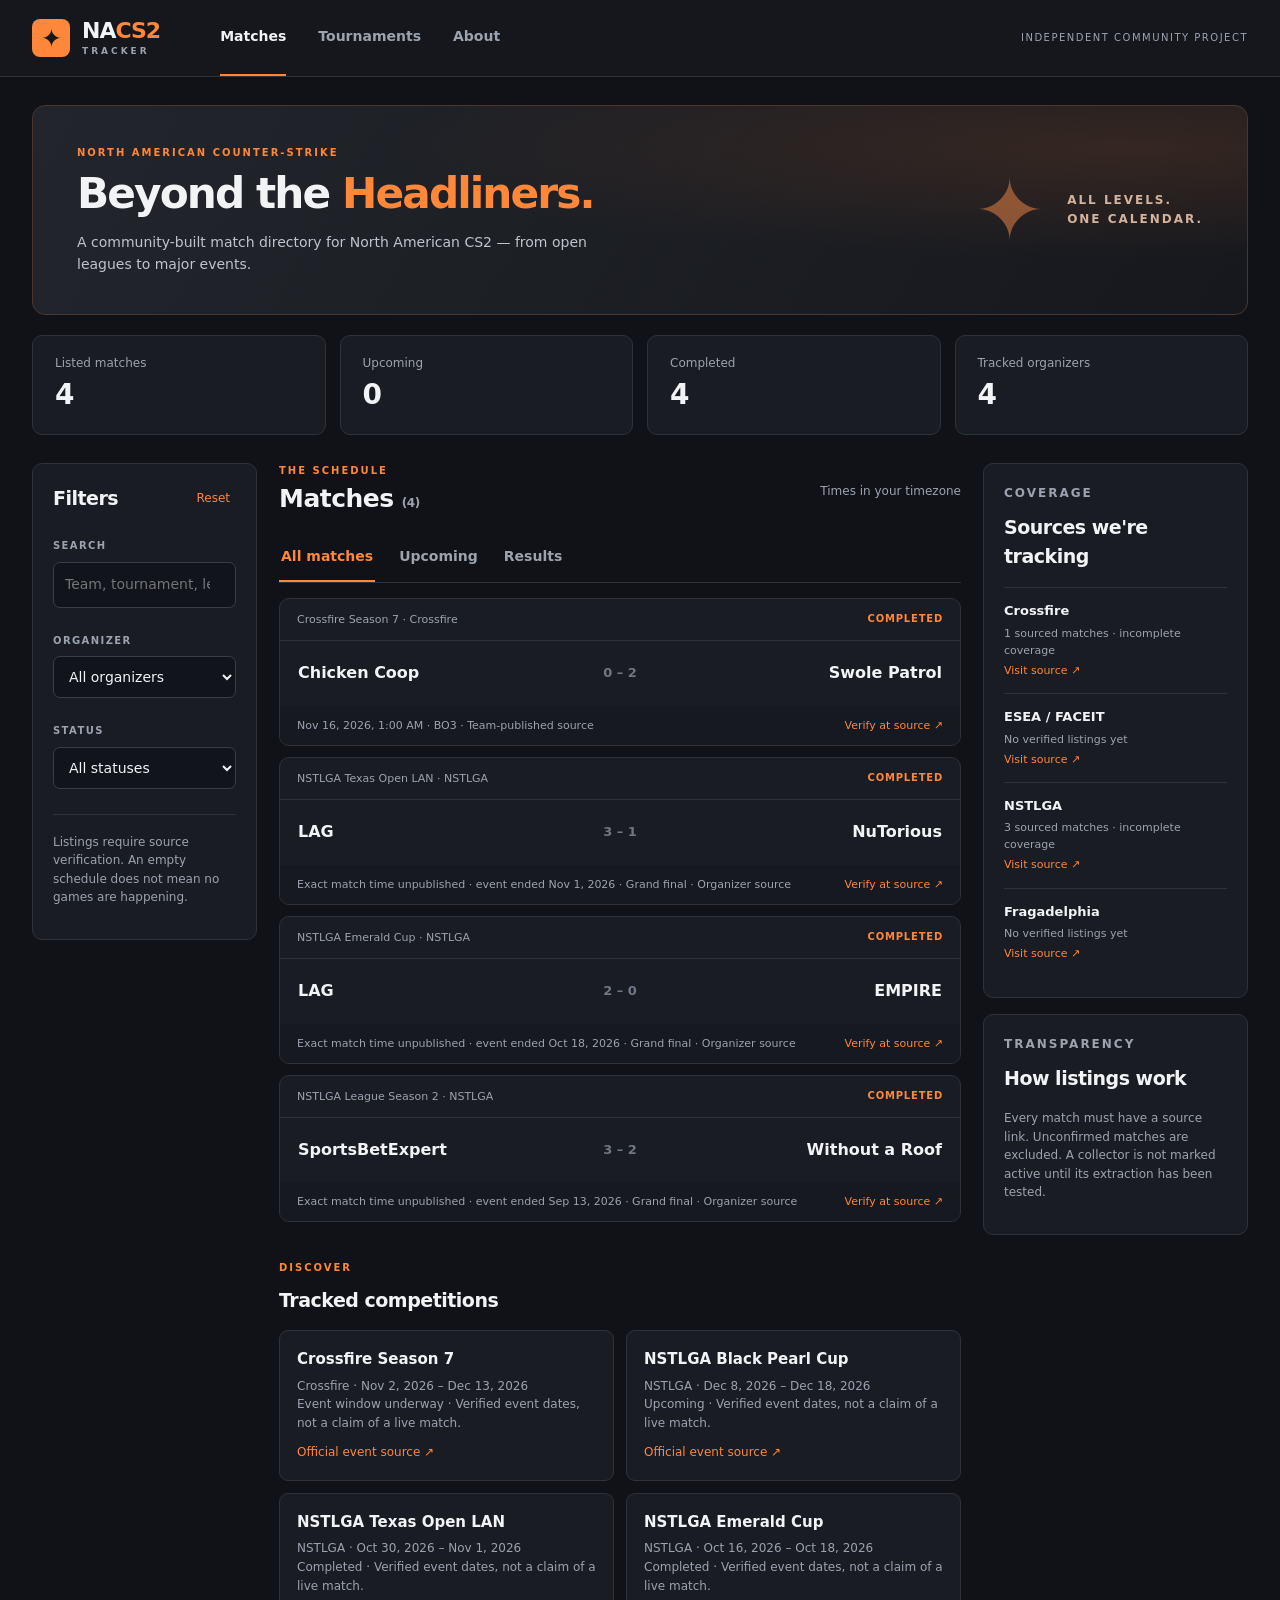
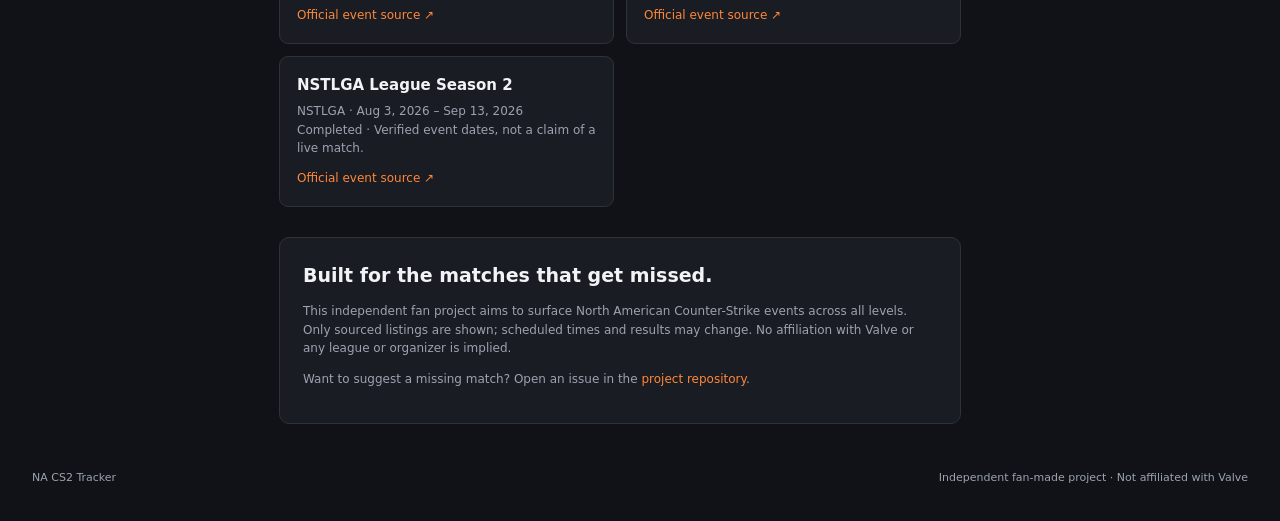
<file: index.html>
<!doctype html><html lang="en"><head><meta charset="utf-8"><meta name="viewport" content="width=device-width,initial-scale=1"><meta name="theme-color" content="#101217"><title>NA CS2 Tracker — Beyond the Headliners</title><link rel="stylesheet" href="style.css"></head><body><header class="top"><div class="shell nav"><a class="brand" href="#matches"><span class="mark">✦</span><span>NA<span class="accent">CS2</span><small>TRACKER</small></span></a><nav aria-label="Main navigation"><a href="#matches" class="active">Matches</a><a href="#events">Tournaments</a><a href="#about">About</a></nav><span class="independent">INDEPENDENT COMMUNITY PROJECT</span></div></header><main class="shell"><section class="hero"><div><p class="eyebrow">NORTH AMERICAN COUNTER-STRIKE</p><h1>Beyond the <em>Headliners.</em></h1><p class="intro">A community-built match directory for North American CS2 — from open leagues to major events.</p></div><div class="hero-aside"><span class="hero-icon">✦</span><span>ALL LEVELS.<br>ONE CALENDAR.</span></div></section><section class="summary" aria-label="Tracker statistics"><div><span>Listed matches</span><strong id="total">—</strong></div><div><span>Upcoming</span><strong id="upcoming">—</strong></div><div><span>Completed</span><strong id="completed">—</strong></div><div><span>Tracked organizers</span><strong id="organizers">—</strong></div></section><div class="layout"><aside class="filters panel"><div class="section-head"><h2>Filters</h2><button id="reset" class="quiet">Reset</button></div><label for="search">SEARCH</label><input id="search" type="search" placeholder="Team, tournament, league…"><label for="organizer">ORGANIZER</label><select id="organizer"><option value="">All organizers</option></select><label for="status">STATUS</label><select id="status"><option value="">All statuses</option><option value="scheduled">Scheduled</option><option value="live">Live (confirmed)</option><option value="completed">Completed</option></select><p class="aside-note">Listings require source verification. An empty schedule does not mean no games are happening.</p></aside><section class="content"><div id="matches" class="section-head main-head"><div><p class="eyebrow">THE SCHEDULE</p><h2>Matches <span class="muted" id="shown"></span></h2></div><span class="timezone" id="timezone">Times in your timezone</span></div><div class="tabs"><button class="tab active" data-view="all">All matches</button><button class="tab" data-view="upcoming">Upcoming</button><button class="tab" data-view="completed">Results</button></div><div id="match-list" class="match-list" aria-live="polite"></div><div id="events" class="section-head events-head"><div><p class="eyebrow">DISCOVER</p><h2>Tracked competitions</h2></div></div><div id="event-list" class="event-list"></div><section id="about" class="about panel"><h2>Built for the matches that get missed.</h2><p>This independent fan project aims to surface North American Counter-Strike events across all levels. Only sourced listings are shown; scheduled times and results may change. No affiliation with Valve or any league or organizer is implied.</p><p>Want to suggest a missing match? Open an issue in the <a href="https://github.com/InventorofSoup/NA-CS-2-Tracker/issues" target="_blank" rel="noopener noreferrer">project repository</a>.</p></section></section><aside class="right"><div class="panel source-panel"><p class="eyebrow">COVERAGE</p><h2>Sources we're tracking</h2><div id="source-list"></div></div><div class="panel source-panel"><p class="eyebrow">TRANSPARENCY</p><h2>How listings work</h2><p>Every match must have a source link. Unconfirmed matches are excluded. A collector is not marked active until its extraction has been tested.</p></div></aside></div></main><footer class="shell footer">NA CS2 Tracker <span>Independent fan-made project · Not affiliated with Valve</span></footer><script src="app.js" defer></script></body></html>
</file>
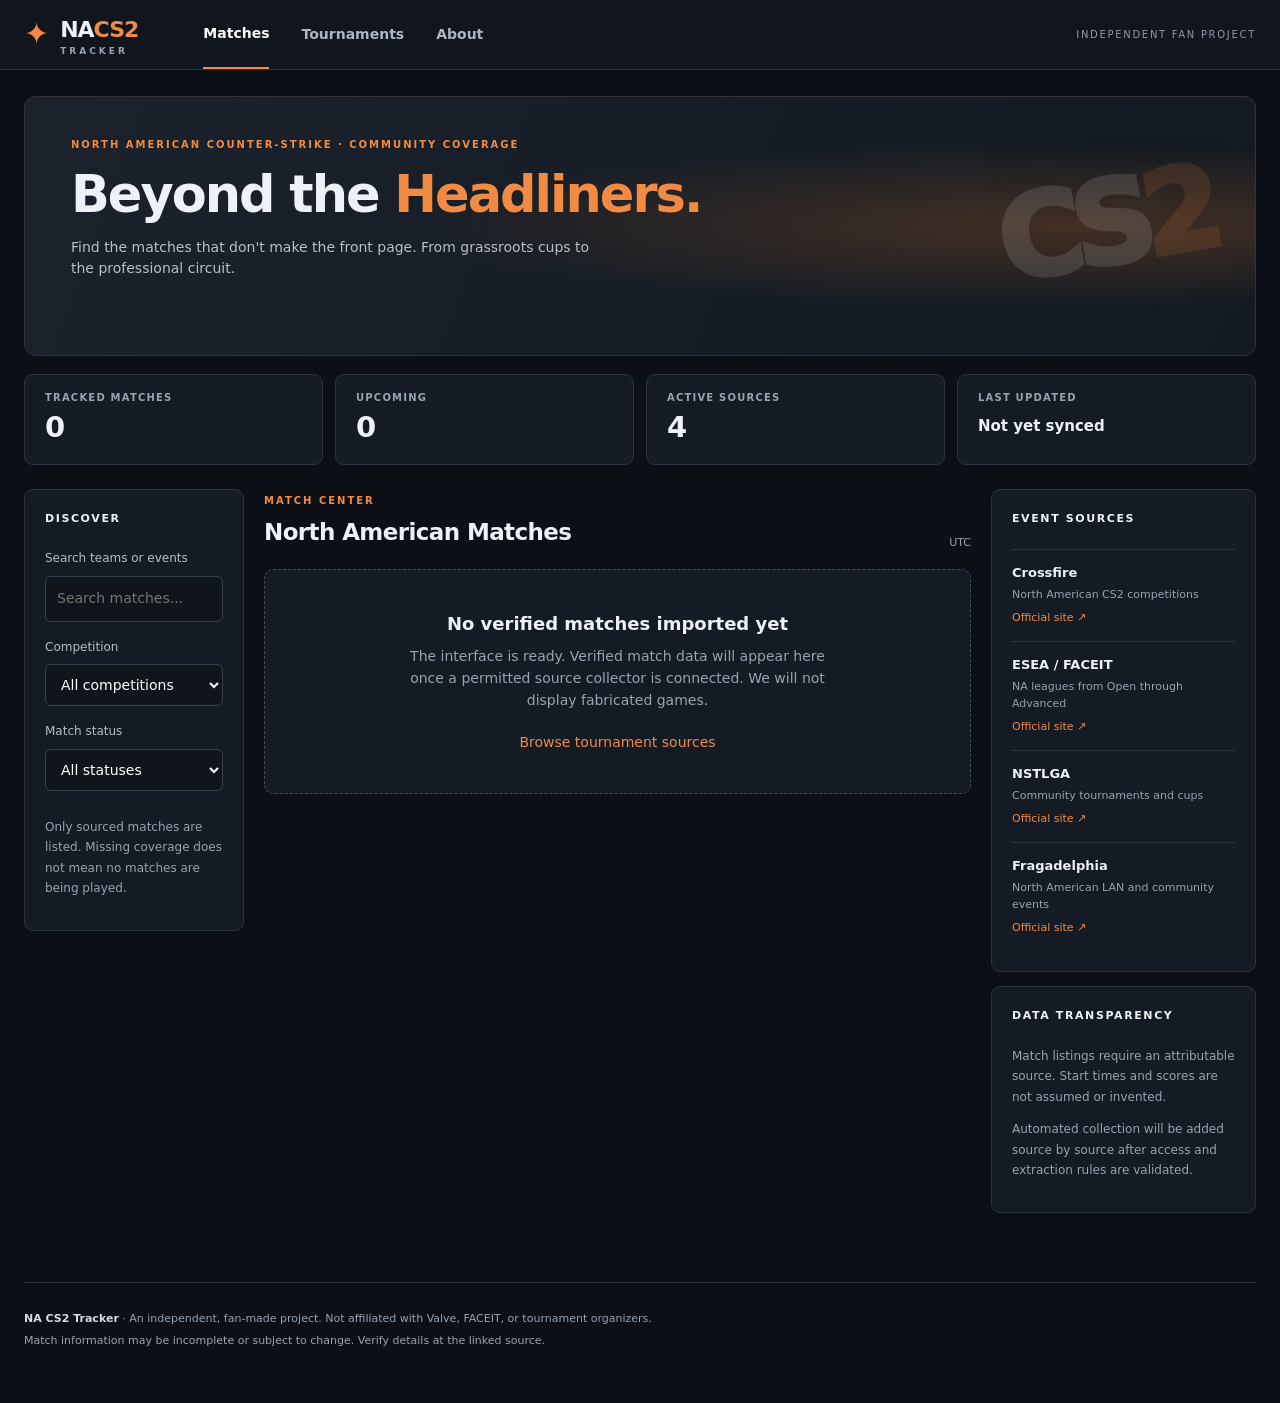
<file: NA-CS2-Tracker/index.html>
<!doctype html><html lang="en"><head><meta charset="utf-8"><meta name="viewport" content="width=device-width,initial-scale=1"><meta name="theme-color" content="#0d1117"><title>NA CS2 Tracker | Beyond the Headliners</title><link rel="stylesheet" href="style.css"></head><body><header class="top"><div class="brand"><span class="mark">✦</span><span>NA<span class="orange">CS2</span><small>TRACKER</small></span></div><nav aria-label="Main"><a href="#matches" class="selected">Matches</a><a href="#events">Tournaments</a><a href="#about">About</a></nav><span class="independent">INDEPENDENT FAN PROJECT</span></header><main><section class="hero"><div><div class="eyebrow">NORTH AMERICAN COUNTER-STRIKE · COMMUNITY COVERAGE</div><h1>Beyond the <em>Headliners.</em></h1><p>Find the matches that don't make the front page. From grassroots cups to the professional circuit.</p></div><div class="hero-graphic" aria-hidden="true">CS<span>2</span></div></section><section class="overview"><div><small>TRACKED MATCHES</small><strong id="count">0</strong></div><div><small>UPCOMING</small><strong id="upcoming">0</strong></div><div><small>ACTIVE SOURCES</small><strong id="sources">0</strong></div><div><small>LAST UPDATED</small><strong class="date" id="updated">Not yet synced</strong></div></section><div class="layout"><aside class="filters"><h3>DISCOVER</h3><label for="search">Search teams or events</label><input id="search" type="search" placeholder="Search matches..."><label for="tier">Competition</label><select id="tier"><option value="all">All competitions</option><option value="pro">Pro / Semi-pro</option><option value="amateur">Amateur / Community</option><option value="collegiate">Collegiate</option></select><label for="status">Match status</label><select id="status"><option value="all">All statuses</option><option value="scheduled">Upcoming</option><option value="live">Live</option><option value="finished">Finished</option></select><p class="hint">Only sourced matches are listed. Missing coverage does not mean no matches are being played.</p></aside><section id="matches" class="mainpanel"><div class="section-head"><div><span class="eyebrow">MATCH CENTER</span><h2>North American Matches</h2></div><span class="timezone" id="timezone"></span></div><div id="match-list" aria-live="polite"></div></section><aside class="sidebar"><div class="sidepanel" id="events"><h3>EVENT SOURCES</h3><div id="source-list"></div></div><div class="sidepanel"><h3>DATA TRANSPARENCY</h3><p>Match listings require an attributable source. Start times and scores are not assumed or invented.</p><p>Automated collection will be added source by source after access and extraction rules are validated.</p></div></aside></div><footer id="about"><strong>NA CS2 Tracker</strong> · An independent, fan-made project. Not affiliated with Valve, FACEIT, or tournament organizers.<br>Match information may be incomplete or subject to change. Verify details at the linked source.</footer></main><script src="app.js" defer></script></body></html>
</file>
<file: style.css>
:root{color-scheme:dark;--bg:#101217;--panel:#191c23;--panel2:#20242c;--line:#2d323b;--text:#f2f3f5;--muted:#9ca3af;--orange:#ff873a}*{box-sizing:border-box}html{scroll-behavior:smooth}body{margin:0;background:var(--bg);color:var(--text);font:14px/1.55 Inter,ui-sans-serif,system-ui,-apple-system,Segoe UI,sans-serif}a{color:inherit;text-decoration:none}button,input,select{font:inherit}button{cursor:pointer}.shell{max-width:1480px;padding:0 32px;margin:auto}.top{border-bottom:1px solid var(--line);background:#15171d}.nav{height:76px;display:flex;align-items:center;gap:60px}.brand{display:flex;gap:12px;align-items:center;font-weight:900;font-size:22px;letter-spacing:-1px;line-height:1}.brand small{display:block;font-size:9px;letter-spacing:3px;color:var(--muted);margin-top:5px}.mark{background:var(--orange);color:#171717;border-radius:8px;width:38px;height:38px;display:grid;place-items:center;font-size:25px}.accent{color:var(--orange)}nav{display:flex;gap:32px;height:100%;align-items:center}nav a{color:var(--muted);font-weight:600;height:100%;display:flex;align-items:center;border-bottom:2px solid transparent}nav a:hover,nav a.active{color:var(--text);border-color:var(--orange)}.independent{margin-left:auto;font-size:10px;letter-spacing:1.5px;color:var(--muted)}.hero{margin:28px 0 20px;border:1px solid #4b362c;border-radius:13px;min-height:210px;padding:36px 44px;display:flex;align-items:center;justify-content:space-between;background:radial-gradient(ellipse at 90% 20%,#53332480,transparent 48%),linear-gradient(120deg,#22252b,#16181d)}.eyebrow{color:var(--orange);font-size:10px;letter-spacing:2px;font-weight:800;margin:0 0 10px}.hero h1{font-size:clamp(30px,3.3vw,49px);letter-spacing:-1.9px;line-height:1.15;margin:0 0 13px}.hero em{font-style:normal;color:var(--orange)}.intro{max-width:560px;color:#bfc4cc;margin:0}.hero-aside{display:flex;align-items:center;gap:20px;color:#d4b29c;font-weight:900;letter-spacing:2px;font-size:12px}.hero-icon{font-size:85px;line-height:1;color:#f58b4a;opacity:.5}.summary{display:grid;grid-template-columns:repeat(4,1fr);gap:14px;margin-bottom:28px}.summary>div{background:var(--panel);border:1px solid var(--line);border-radius:10px;padding:18px 22px}.summary span{display:block;color:var(--muted);font-size:12px}.summary strong{font-size:28px;letter-spacing:-1px}.layout{display:grid;grid-template-columns:225px minmax(0,1fr) 265px;gap:22px;align-items:start}.panel{background:var(--panel);border:1px solid var(--line);border-radius:10px}.filters{padding:20px;position:sticky;top:15px}.section-head{display:flex;align-items:center;justify-content:space-between;gap:12px}.section-head h2,.source-panel h2{margin:0;font-size:19px;letter-spacing:-.5px}.quiet{background:none;border:0;color:var(--orange);font-size:12px}.filters label{display:block;margin:25px 0 8px;color:var(--muted);font-weight:800;font-size:10px;letter-spacing:1.4px}.filters input,.filters select{background:#11141a;color:var(--text);border:1px solid #383e49;border-radius:7px;padding:11px;width:100%;min-width:0}.filters input:focus,.filters select:focus{outline:2px solid var(--orange);outline-offset:1px}.aside-note,.source-panel p,.about p{color:var(--muted);font-size:12px}.aside-note{margin-top:25px;border-top:1px solid var(--line);padding-top:18px}.main-head{margin-bottom:15px}.main-head .eyebrow{margin-bottom:2px}.main-head h2{font-size:25px}.muted,.timezone{color:var(--muted);font-size:12px}.tabs{display:flex;border-bottom:1px solid var(--line);gap:22px;margin-bottom:15px}.tab{background:none;border:0;border-bottom:2px solid transparent;padding:12px 2px;color:var(--muted);font-weight:700}.tab.active{color:var(--orange);border-color:var(--orange)}.match-list{display:grid;gap:11px}.match{border:1px solid var(--line);border-radius:10px;background:var(--panel);overflow:hidden}.match-top{display:flex;justify-content:space-between;gap:12px;padding:12px 17px;border-bottom:1px solid var(--line);font-size:11px;color:var(--muted)}.pill{font-size:10px;font-weight:800;letter-spacing:.8px;color:var(--orange)}.match-body{display:grid;grid-template-columns:1fr auto 1fr;gap:16px;align-items:center;padding:20px 18px}.team{font-size:16px;font-weight:750;overflow-wrap:anywhere}.team:last-child{text-align:right}.versus{font-weight:900;color:#6f7784;font-size:13px}.match-foot{display:flex;justify-content:space-between;gap:15px;padding:11px 17px;background:#16191f;font-size:11px;color:var(--muted)}.match-foot a,.about a,.source-row a{color:var(--orange)}.empty{padding:38px 24px;border:1px dashed #404752;border-radius:10px;background:#191c23;text-align:center}.empty h3{margin:0 0 8px}.empty p{color:var(--muted);margin:0}.events-head{margin:38px 0 15px}.event-list{display:grid;grid-template-columns:repeat(2,minmax(0,1fr));gap:12px}.event{border:1px solid var(--line);background:var(--panel);border-radius:9px;padding:17px}.event h3{margin:0 0 5px;font-size:15px}.event p{margin:0;color:var(--muted);font-size:12px}.event a{color:var(--orange);display:inline-block;margin-top:11px;font-size:12px}.about{padding:23px;margin-top:30px}.about h2{margin:0 0 10px;font-size:19px}.right{display:grid;gap:16px}.source-panel{padding:20px}.source-panel h2{margin:0 0 16px}.source-row{padding:13px 0;border-top:1px solid var(--line)}.source-row strong{display:block;font-size:13px}.source-row span{display:block;color:var(--muted);font-size:11px;margin-top:3px}.source-row a{font-size:11px}.footer{padding-top:45px;padding-bottom:35px;color:var(--muted);font-size:11px;display:flex;justify-content:space-between;gap:12px}@media(max-width:1100px){.layout{grid-template-columns:210px minmax(0,1fr)}.right{grid-column:2;grid-row:2;grid-template-columns:repeat(2,minmax(0,1fr))}.hero-aside{display:none}}@media(max-width:720px){.shell{padding:0 16px}.nav{height:auto;min-height:70px;flex-wrap:wrap;gap:10px;padding-top:12px}.nav nav{width:100%;height:42px;gap:22px}.independent{display:none}.hero{padding:26px 22px;min-height:175px}.summary{grid-template-columns:repeat(2,1fr);gap:9px}.summary>div{padding:13px}.layout{display:block}.filters{position:static;margin-bottom:25px}.right{display:grid;grid-template-columns:1fr;margin-top:24px}.event-list{grid-template-columns:1fr}.match-body{gap:8px;padding:18px 12px}.team{font-size:13px}.footer{flex-direction:column}}
</file>
<file: NA-CS2-Tracker/style.css>
:root{color-scheme:dark;--bg:#0c1016;--panel:#151b24;--panel2:#1b222d;--line:#2b333f;--text:#eef1f6;--muted:#98a2b1;--orange:#f18b43}*{box-sizing:border-box}html{scroll-behavior:smooth}body{margin:0;background:var(--bg);color:var(--text);font:14px/1.55 Inter,ui-sans-serif,system-ui,-apple-system,Segoe UI,sans-serif}a{color:inherit;text-decoration:none}a:hover{color:var(--orange)}.top{height:70px;display:flex;align-items:center;gap:65px;border-bottom:1px solid var(--line);padding:0 max(24px,calc((100vw - 1360px)/2));background:#11161e}.brand{display:flex;gap:12px;align-items:center;font-size:22px;font-weight:900;letter-spacing:-1px;white-space:nowrap}.brand small{font-size:9px;letter-spacing:3px;display:block;color:var(--muted);line-height:1}.mark{font-size:30px;color:var(--orange)}.orange{color:var(--orange)}nav{display:flex;gap:32px;height:100%;align-items:center}nav a{height:100%;display:flex;align-items:center;color:#aeb6c2;font-weight:650}nav a.selected{border-bottom:2px solid var(--orange);color:white}.independent{margin-left:auto;color:#8f99a8;font-size:10px;letter-spacing:1.7px}main{max-width:1360px;padding:26px 24px;margin:auto}.hero{background:radial-gradient(ellipse at 85% 50%,#433024 0%,transparent 45%),linear-gradient(110deg,#1b222c,#131921);border:1px solid #34333a;border-radius:12px;min-height:220px;padding:40px 46px;display:flex;justify-content:space-between;overflow:hidden}.eyebrow{color:var(--orange);font-size:10px;font-weight:800;letter-spacing:2px}.hero h1{font-size:clamp(31px,4vw,51px);letter-spacing:-2px;line-height:1.1;margin:14px 0}.hero h1 em{font-style:normal;color:var(--orange)}.hero p{color:#b7bfca;max-width:540px;margin:0}.hero-graphic{font-size:115px;letter-spacing:-12px;font-weight:1000;opacity:.12;transform:rotate(-10deg)}.hero-graphic span{color:var(--orange)}.overview{display:grid;grid-template-columns:repeat(4,1fr);gap:12px;margin:18px 0 24px}.overview>div{border:1px solid var(--line);background:var(--panel);border-radius:9px;padding:15px 20px}.overview small{display:block;color:var(--muted);letter-spacing:1.2px;font-size:10px;font-weight:700}.overview strong{display:block;font-size:29px;line-height:1.5}.overview strong.date{font-size:15px;padding-top:9px}.layout{display:grid;grid-template-columns:220px minmax(0,1fr) 265px;gap:20px}.filters,.sidepanel{background:var(--panel);border:1px solid var(--line);border-radius:9px;padding:20px;height:max-content}.filters h3,.sidepanel h3{margin:0 0 22px;font-size:11px;letter-spacing:1.6px}.filters label{display:block;color:#b5bdc9;margin:16px 0 8px;font-size:12px}.filters input,.filters select{width:100%;background:#10151c;border:1px solid #36404c;color:white;border-radius:6px;padding:11px;font:inherit;outline-color:var(--orange)}.hint,.sidepanel p{font-size:12px;color:var(--muted);line-height:1.7}.hint{margin-top:26px}.section-head{display:flex;justify-content:space-between;align-items:end;margin-bottom:18px}.section-head h2{font-size:23px;margin:4px 0 0;letter-spacing:-.6px}.timezone{color:var(--muted);font-size:11px}.match{background:var(--panel);border:1px solid var(--line);border-radius:9px;margin-bottom:10px;padding:18px 20px}.match-top{display:flex;justify-content:space-between;color:var(--muted);font-size:11px;margin-bottom:15px;gap:12px}.match-top .event{color:var(--orange);font-weight:750}.match-body{display:flex;justify-content:space-between;align-items:center;gap:12px}.teams{font-size:17px;font-weight:750}.teams span{color:var(--muted);font-size:11px;font-weight:500;margin:0 9px}.match-meta{text-align:right;color:var(--muted);font-size:12px}.match-meta strong{display:block;color:white;font-size:14px}.match-bottom{margin-top:15px;padding-top:12px;border-top:1px solid var(--line);display:flex;justify-content:space-between;font-size:11px;color:var(--muted)}.match-bottom a,.source-link{color:#f5a56b}.empty{background:var(--panel);border:1px dashed #414a57;border-radius:9px;padding:40px 28px;text-align:center}.empty h3{font-size:18px;margin:0 0 9px}.empty p{color:var(--muted);max-width:440px;margin:0 auto 20px}.empty a{color:var(--orange)}.sidepanel{margin-bottom:14px}.source-item{border-top:1px solid var(--line);padding:13px 0}.source-item strong{display:block;font-size:13px}.source-item span{display:block;color:var(--muted);font-size:11px;margin:3px 0}.source-item a{font-size:11px;color:var(--orange)}footer{border-top:1px solid var(--line);color:var(--muted);font-size:11px;margin-top:55px;padding:25px 0;line-height:2}footer strong{color:#d5dce5}@media(max-width:1080px){.layout{grid-template-columns:190px minmax(0,1fr)}.sidebar{grid-column:1/-1;display:grid;grid-template-columns:1fr 1fr;gap:14px}.sidepanel{margin:0}}@media(max-width:680px){.top{padding:0 18px;gap:18px;height:auto;min-height:65px;flex-wrap:wrap}.brand{font-size:18px}.independent{display:none}nav{gap:17px;font-size:12px}main{padding:16px}.hero{padding:28px 24px;min-height:190px}.hero-graphic{display:none}.overview{grid-template-columns:repeat(2,1fr)}.layout{display:block}.filters{margin-bottom:20px}.sidebar{display:block;margin-top:20px}.sidepanel{margin-bottom:12px}.section-head h2{font-size:20px}.teams{font-size:14px}.match{padding:15px}.match-body{align-items:start}.match-meta strong{font-size:12px}}
</file>
